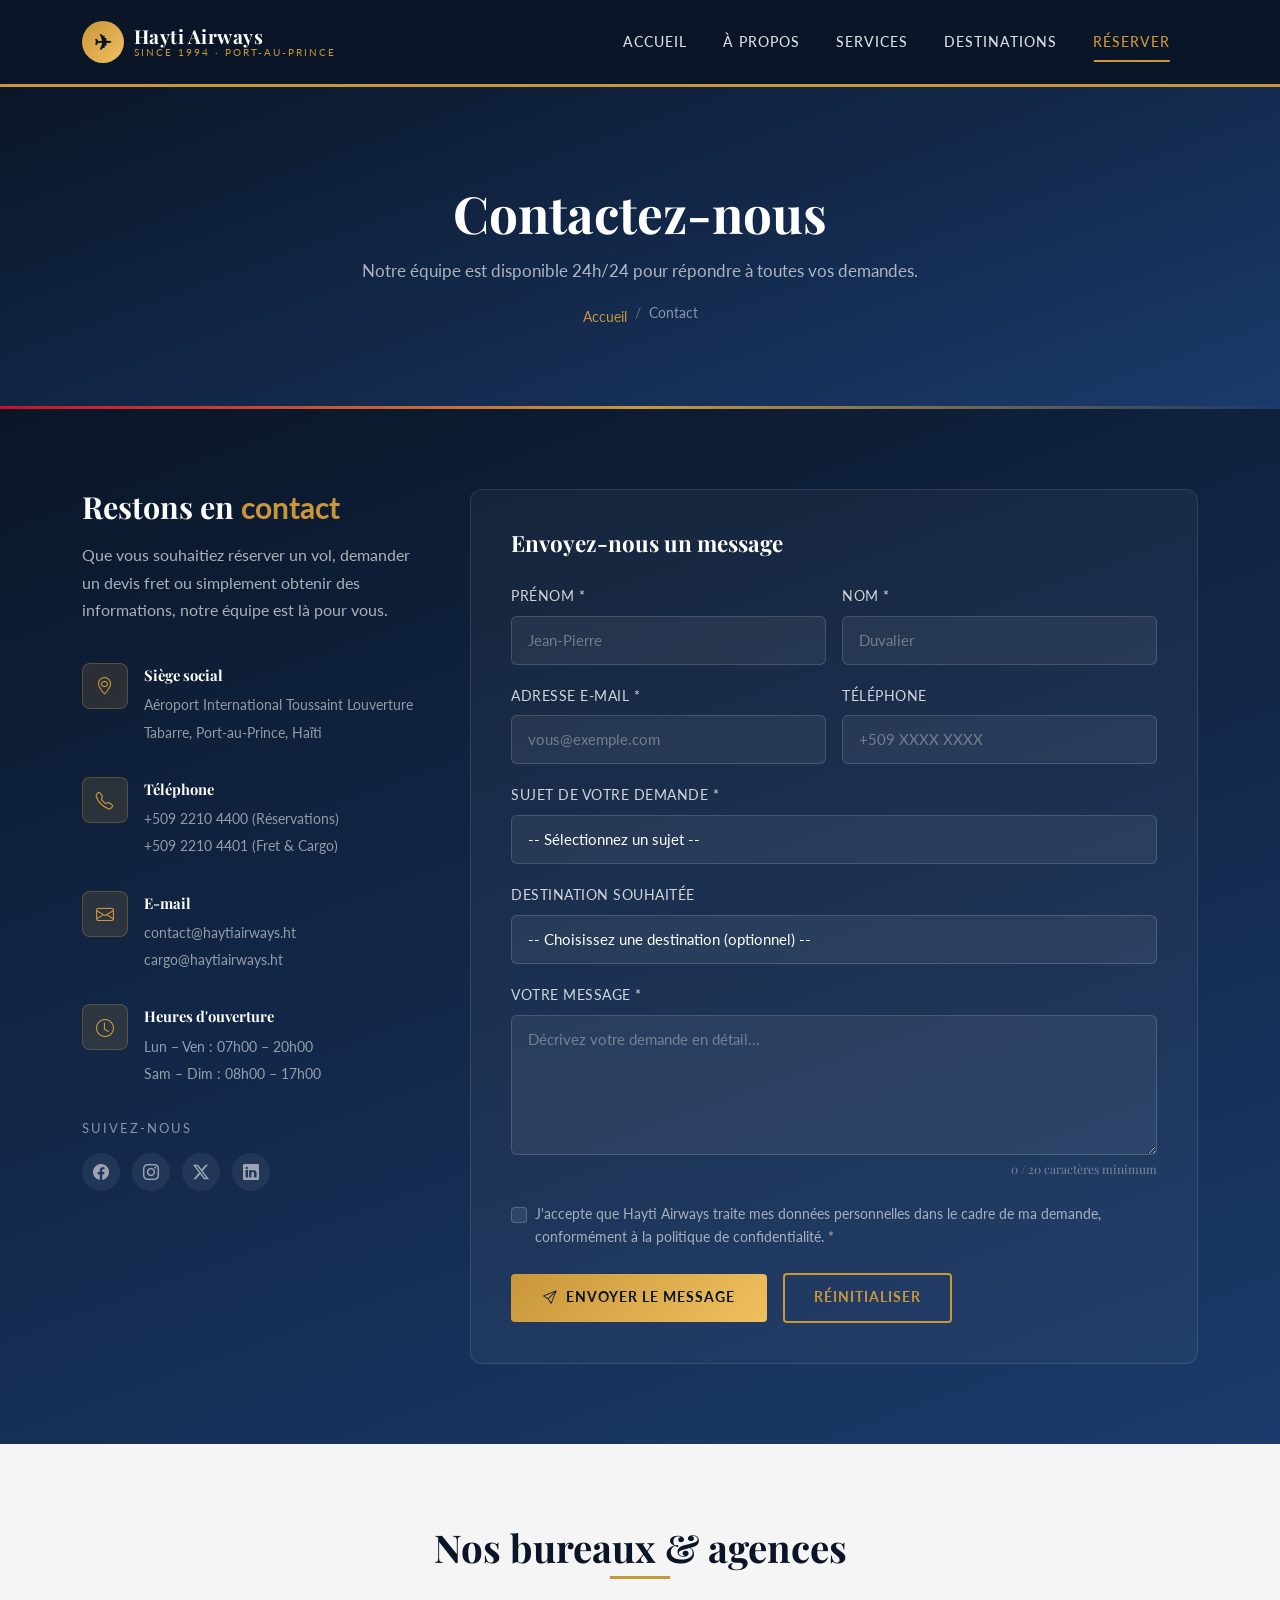
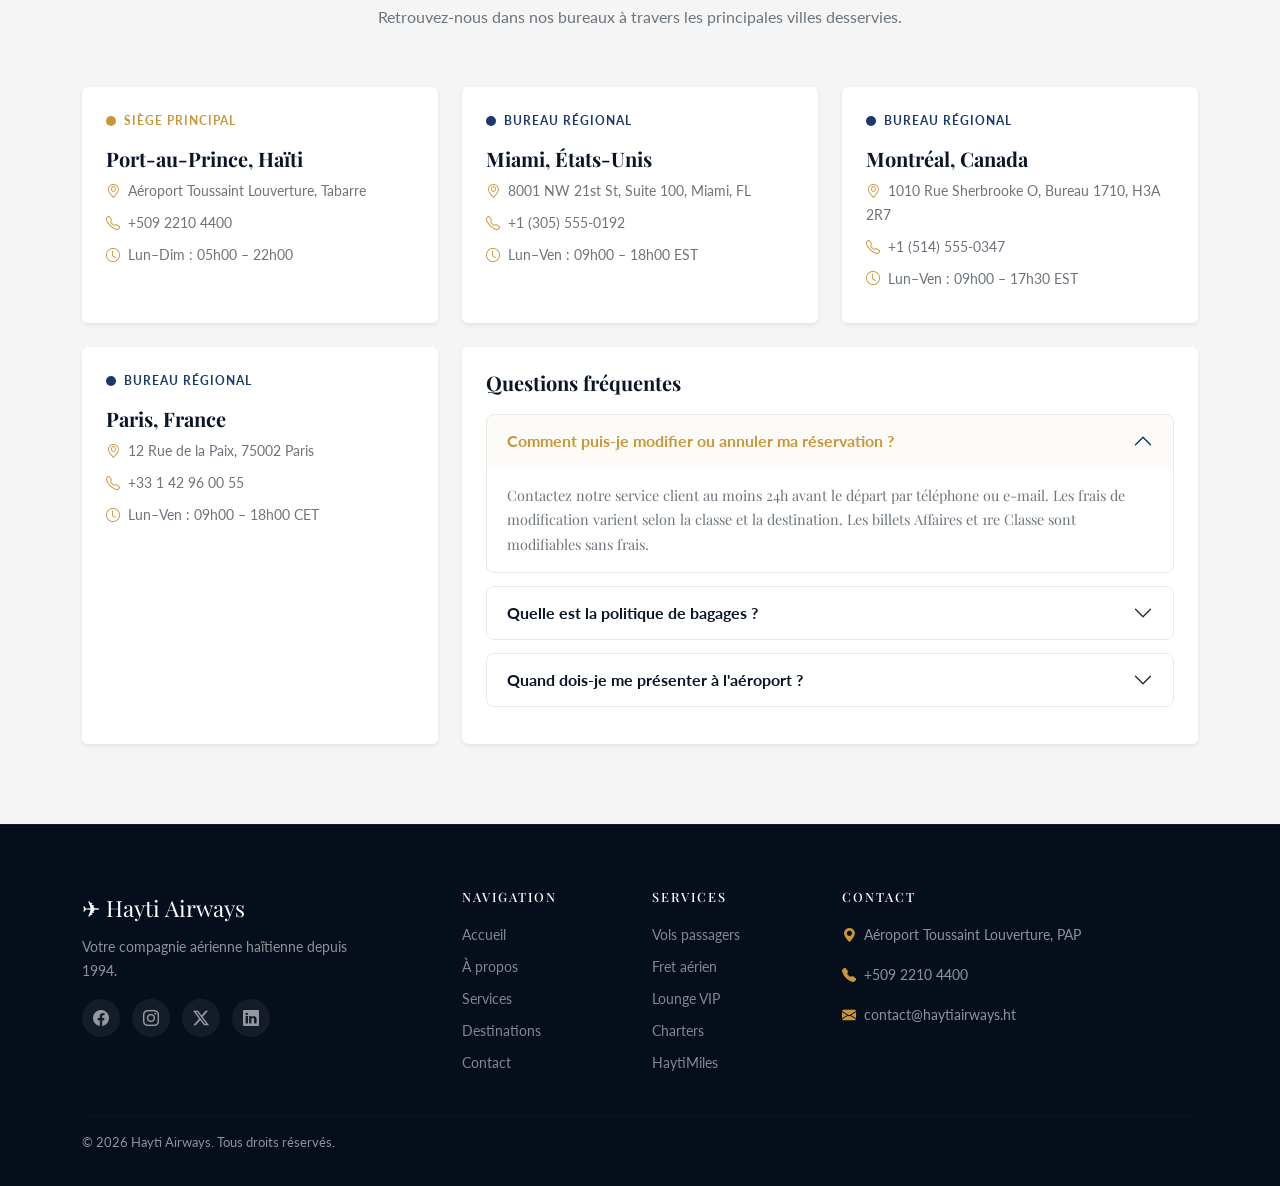
<file: contact.html>
<!DOCTYPE html>
<html lang="fr">
<head>
  <meta charset="UTF-8" />
  <meta name="viewport" content="width=device-width, initial-scale=1.0" />
  <meta name="description" content="Contactez Hayti Airways pour réserver un vol, obtenir un devis fret ou nous soumettre une question." />
  <title>Hayti Airways | Contact</title>

  <link href="https://cdn.jsdelivr.net/npm/bootstrap@5.3.3/dist/css/bootstrap.min.css" rel="stylesheet" />
  <link href="https://cdn.jsdelivr.net/npm/bootstrap-icons@1.11.3/font/bootstrap-icons.css" rel="stylesheet" />
  <link href="https://fonts.googleapis.com/css2?family=Playfair+Display:wght@400;700;900&family=Lato:wght@300;400;700&display=swap" rel="stylesheet" />
  <link rel="stylesheet" href="css/style.css" />
</head>
<body>

  <!-- ========== NAVIGATION ========== -->
  <nav class="navbar navbar-expand-lg">
    <div class="container">
      <a class="navbar-brand" href="index.html">
        <div class="brand-logo">✈</div>
        <div class="brand-text">
          <span class="brand-name">Hayti Airways</span>
          <span class="brand-sub">Since 1994 · Port-au-Prince</span>
        </div>
      </a>
      <button class="navbar-toggler" type="button"
              data-bs-toggle="collapse" data-bs-target="#navMenu"
              aria-controls="navMenu" aria-expanded="false" aria-label="Ouvrir le menu">
        <span class="navbar-toggler-icon"></span>
      </button>
      <div class="collapse navbar-collapse justify-content-end" id="navMenu">
        <ul class="navbar-nav gap-1 align-items-lg-center">
          <li class="nav-item"><a class="nav-link" href="index.html">Accueil</a></li>
          <li class="nav-item"><a class="nav-link" href="apropos.html">À propos</a></li>
          <li class="nav-item"><a class="nav-link" href="services.html">Services</a></li>
          <li class="nav-item"><a class="nav-link" href="projets.html">Destinations</a></li>
          <li class= "d-flex flex-wrap gap-3"><a class="nav-link active" href="contact.html">Réserver</a></li>
          <li class="nav-item ms-lg-2">
          </li>
        </ul>
      </div>
    </div>
  </nav>


  <!-- ========== BANNIÈRE ========== -->
  <section class="page-banner">
    <div class="container">
      <h1>Contactez-nous</h1>
      <p>Notre équipe est disponible 24h/24 pour répondre à toutes vos demandes.</p>
      <nav aria-label="breadcrumb">
        <ol class="breadcrumb">
          <li class="breadcrumb-item"><a href="index.html">Accueil</a></li>
          <li class="breadcrumb-item active" aria-current="page">Contact</li>
        </ol>
      </nav>
    </div>
  </section>


  <!-- ========== SECTION CONTACT PRINCIPALE ========== -->
  <section class="contact-section">
    <div class="container">
      <div class="row g-5">

        <!-- ---- Informations de contact ---- -->
        <div class="col-lg-4">
          <h2 style="color:var(--blanc); font-size:1.9rem; margin-bottom:1rem;">
            Restons en <span class="text-gold">contact</span>
          </h2>
          <p style="color:rgba(255,255,255,.65); margin-bottom:2.5rem;">
            Que vous souhaitiez réserver un vol, demander un devis fret ou
            simplement obtenir des informations, notre équipe est là pour vous.
          </p>

          <div class="contact-info-item">
            <div class="ci-icon"><i class="bi bi-geo-alt"></i></div>
            <div class="ci-text">
              <strong>Siège social</strong>
              <span>Aéroport International Toussaint Louverture<br>Tabarre, Port-au-Prince, Haïti</span>
            </div>
          </div>

          <div class="contact-info-item">
            <div class="ci-icon"><i class="bi bi-telephone"></i></div>
            <div class="ci-text">
              <strong>Téléphone</strong>
              <span>+509 2210 4400 (Réservations)<br>+509 2210 4401 (Fret & Cargo)</span>
            </div>
          </div>

          <div class="contact-info-item">
            <div class="ci-icon"><i class="bi bi-envelope"></i></div>
            <div class="ci-text">
              <strong>E-mail</strong>
              <span>contact@haytiairways.ht<br>cargo@haytiairways.ht</span>
            </div>
          </div>

          <div class="contact-info-item">
            <div class="ci-icon"><i class="bi bi-clock"></i></div>
            <div class="ci-text">
              <strong>Heures d'ouverture</strong>
              <span>Lun – Ven : 07h00 – 20h00<br>Sam – Dim : 08h00 – 17h00</span>
            </div>
          </div>

          <!-- Réseaux sociaux -->
          <div class="mt-4">
            <p style="font-size:.8rem; color:rgba(255,255,255,.5); text-transform:uppercase; letter-spacing:2px; margin-bottom:.8rem;">
              Suivez-nous
            </p>
            <div class="social-links">
              <a href="#" aria-label="Facebook"><i class="bi bi-facebook"></i></a>
              <a href="#" aria-label="Instagram"><i class="bi bi-instagram"></i></a>
              <a href="#" aria-label="Twitter/X"><i class="bi bi-twitter-x"></i></a>
              <a href="#" aria-label="LinkedIn"><i class="bi bi-linkedin"></i></a>
            </div>
          </div>

        </div><!-- /col infos -->


        <!-- ---- Formulaire de contact ---- -->
        <div class="col-lg-8">
          <div class="contact-card">
            <h3 style="color:var(--blanc); font-size:1.4rem; margin-bottom:1.5rem;">
              Envoyez-nous un message
            </h3>

            <!--
              NOTE : Il s'agit d'un formulaire HTML statique (démo).
              Pour un traitement réel, connectez-le à un service backend
              (ex. Formspree, Netlify Forms, ou votre propre API).
            -->
            <form action="#" method="POST" novalidate>

              <!-- Ligne 1 : Prénom + Nom -->
              <div class="row g-3 mb-3">
                <div class="col-sm-6">
                  <label for="prenom" class="form-label">Prénom *</label>
                  <input type="text" class="form-control" id="prenom" name="prenom"
                         placeholder="Jean-Pierre" required />
                </div>
                <div class="col-sm-6">
                  <label for="nom" class="form-label">Nom *</label>
                  <input type="text" class="form-control" id="nom" name="nom"
                         placeholder="Duvalier" required />
                </div>
              </div>

              <!-- Ligne 2 : Email + Téléphone -->
              <div class="row g-3 mb-3">
                <div class="col-sm-6">
                  <label for="email" class="form-label">Adresse e-mail *</label>
                  <input type="email" class="form-control" id="email" name="email"
                         placeholder="vous@exemple.com" required />
                </div>
                <div class="col-sm-6">
                  <label for="tel" class="form-label">Téléphone</label>
                  <input type="tel" class="form-control" id="tel" name="tel"
                         placeholder="+509 XXXX XXXX" />
                </div>
              </div>

              <!-- Sujet -->
              <div class="mb-3">
                <label for="sujet" class="form-label">Sujet de votre demande *</label>
                <select class="form-select" id="sujet" name="sujet" required>
                  <option value="" disabled selected>-- Sélectionnez un sujet --</option>
                  <option value="reservation">Réservation de vol</option>
                  <option value="fret">Demande fret & cargo</option>
                  <option value="charter">Affrètement / Charter</option>
                  <option value="haytimiles">Programme HaytiMiles</option>
                  <option value="reclamation">Réclamation</option>
                  <option value="partenariat">Partenariat commercial</option>
                  <option value="autre">Autre demande</option>
                </select>
              </div>

              <!-- Destination (si réservation) -->
              <div class="mb-3">
                <label for="destination" class="form-label">Destination souhaitée</label>
                <select class="form-select" id="destination" name="destination">
                  <option value="" selected>-- Choisissez une destination (optionnel) --</option>
                  <optgroup label="Caraïbes">
                    <option value="SDQ">Santo Domingo, RD</option>
                    <option value="HAV">La Havane, Cuba</option>
                    <option value="KIN">Kingston, Jamaïque</option>
                    <option value="PTP">Pointe-à-Pitre, Guadeloupe</option>
                    <option value="FDF">Fort-de-France, Martinique</option>
                    <option value="PUJ">Punta Cana, RD</option>
                  </optgroup>
                  <optgroup label="Amérique du Nord">
                    <option value="MIA">Miami, USA</option>
                    <option value="JFK">New York, USA</option>
                    <option value="YUL">Montréal, Canada</option>
                  </optgroup>
                  <optgroup label="Europe">
                    <option value="CDG">Paris, France</option>
                  </optgroup>
                </select>
              </div>

              <!-- Message -->
              <div class="mb-4">
                <label for="message" class="form-label">Votre message *</label>
                <textarea class="form-control" id="message" name="message" rows="5"
                          placeholder="Décrivez votre demande en détail..." required></textarea>
              </div>

              <!-- Consentement RGPD -->
              <div class="mb-4">
                <div class="form-check">
                  <input class="form-check-input" type="checkbox" id="rgpd" name="rgpd" required
                         style="background:rgba(255,255,255,.08);border-color:rgba(255,255,255,.2);" />
                  <label class="form-check-label" for="rgpd"
                         style="font-size:.85rem; color:rgba(255,255,255,.6);">
                    J'accepte que Hayti Airways traite mes données personnelles dans le cadre
                    de ma demande, conformément à la politique de confidentialité. *
                  </label>
                </div>
              </div>

              <!-- Bouton d'envoi -->
              <div class="d-flex flex-wrap gap-3 align-items-center">
                <button type="submit" class="btn-gold">
                  <i class="bi bi-send me-2"></i>Envoyer le message
                </button>
                <button type="reset" class="btn-outline-gold">
                  Réinitialiser
                </button>
              </div>

            </form>

          </div><!-- /contact-card -->
        </div><!-- /col formulaire -->

      </div><!-- /row -->
    </div>
  </section><!-- /contact principale -->


  <!--  AGENCES & BUREAUX  -->
  <section class="section-pad section-light">
    <div class="container">
      <div class="section-title">
        <h2>Nos bureaux & agences</h2>
        <p>Retrouvez-nous dans nos bureaux à travers les principales villes desservies.</p>
      </div>

      <div class="row g-4">

        <!-- Siège principal -->
        <div class="col-md-6 col-lg-4">
          <div class="card h-100 border-0 shadow-sm">
            <div class="card-body p-4">
              <div class="d-flex align-items-center gap-2 mb-3">
                <div style="width:10px;height:10px;background:var(--or-caraibe);border-radius:50%;"></div>
                <span style="font-size:.75rem; color:var(--or-caraibe); text-transform:uppercase; letter-spacing:1px; font-weight:700;">Siège principal</span>
              </div>
              <h5 style="color:var(--bleu-nuit);">Port-au-Prince, Haïti</h5>
              <p style="font-size:.88rem; color:var(--gris-texte); margin-bottom:.5rem;">
                <i class="bi bi-geo-alt text-gold me-1"></i>
                Aéroport Toussaint Louverture, Tabarre
              </p>
              <p style="font-size:.88rem; color:var(--gris-texte); margin-bottom:.5rem;">
                <i class="bi bi-telephone text-gold me-1"></i>
                +509 2210 4400
              </p>
              <p style="font-size:.88rem; color:var(--gris-texte); margin-bottom:.5rem;">
                <i class="bi bi-clock text-gold me-1"></i>
                Lun–Dim : 05h00 – 22h00
              </p>
            </div>
          </div>
        </div>

        <!-- Bureau Miami -->
        <div class="col-md-6 col-lg-4">
          <div class="card h-100 border-0 shadow-sm">
            <div class="card-body p-4">
              <div class="d-flex align-items-center gap-2 mb-3">
                <div style="width:10px;height:10px;background:var(--bleu-roi);border-radius:50%;"></div>
                <span style="font-size:.75rem; color:var(--bleu-roi); text-transform:uppercase; letter-spacing:1px; font-weight:700;">Bureau régional</span>
              </div>
              <h5 style="color:var(--bleu-nuit);">Miami, États-Unis</h5>
              <p style="font-size:.88rem; color:var(--gris-texte); margin-bottom:.5rem;">
                <i class="bi bi-geo-alt text-gold me-1"></i>
                8001 NW 21st St, Suite 100, Miami, FL
              </p>
              <p style="font-size:.88rem; color:var(--gris-texte); margin-bottom:.5rem;">
                <i class="bi bi-telephone text-gold me-1"></i>
                +1 (305) 555-0192
              </p>
              <p style="font-size:.88rem; color:var(--gris-texte); margin-bottom:.5rem;">
                <i class="bi bi-clock text-gold me-1"></i>
                Lun–Ven : 09h00 – 18h00 EST
              </p>
            </div>
          </div>
        </div>

        <!-- Bureau Montréal -->
        <div class="col-md-6 col-lg-4">
          <div class="card h-100 border-0 shadow-sm">
            <div class="card-body p-4">
              <div class="d-flex align-items-center gap-2 mb-3">
                <div style="width:10px;height:10px;background:var(--bleu-roi);border-radius:50%;"></div>
                <span style="font-size:.75rem; color:var(--bleu-roi); text-transform:uppercase; letter-spacing:1px; font-weight:700;">Bureau régional</span>
              </div>
              <h5 style="color:var(--bleu-nuit);">Montréal, Canada</h5>
              <p style="font-size:.88rem; color:var(--gris-texte); margin-bottom:.5rem;">
                <i class="bi bi-geo-alt text-gold me-1"></i>
                1010 Rue Sherbrooke O, Bureau 1710, H3A 2R7
              </p>
              <p style="font-size:.88rem; color:var(--gris-texte); margin-bottom:.5rem;">
                <i class="bi bi-telephone text-gold me-1"></i>
                +1 (514) 555-0347
              </p>
              <p style="font-size:.88rem; color:var(--gris-texte); margin-bottom:.5rem;">
                <i class="bi bi-clock text-gold me-1"></i>
                Lun–Ven : 09h00 – 17h30 EST
              </p>
            </div>
          </div>
        </div>

        <!-- Bureau Paris -->
        <div class="col-md-6 col-lg-4">
          <div class="card h-100 border-0 shadow-sm">
            <div class="card-body p-4">
              <div class="d-flex align-items-center gap-2 mb-3">
                <div style="width:10px;height:10px;background:var(--bleu-roi);border-radius:50%;"></div>
                <span style="font-size:.75rem; color:var(--bleu-roi); text-transform:uppercase; letter-spacing:1px; font-weight:700;">Bureau régional</span>
              </div>
              <h5 style="color:var(--bleu-nuit);">Paris, France</h5>
              <p style="font-size:.88rem; color:var(--gris-texte); margin-bottom:.5rem;">
                <i class="bi bi-geo-alt text-gold me-1"></i>
                12 Rue de la Paix, 75002 Paris
              </p>
              <p style="font-size:.88rem; color:var(--gris-texte); margin-bottom:.5rem;">
                <i class="bi bi-telephone text-gold me-1"></i>
                +33 1 42 96 00 55
              </p>
              <p style="font-size:.88rem; color:var(--gris-texte); margin-bottom:.5rem;">
                <i class="bi bi-clock text-gold me-1"></i>
                Lun–Ven : 09h00 – 18h00 CET
              </p>
            </div>
          </div>
        </div>

        <!-- FAQ rapide -->
        <div class="col-md-6 col-lg-8">
          <div class="card h-100 border-0 shadow-sm">
            <div class="card-body p-4">
              <h5 style="color:var(--bleu-nuit); margin-bottom:1.2rem;">Questions fréquentes</h5>
              <div class="accordion" id="accordionFaq">

                <div class="accordion-item">
                  <h2 class="accordion-header">
                    <button class="accordion-button" type="button" data-bs-toggle="collapse" data-bs-target="#faq1">
                      Comment puis-je modifier ou annuler ma réservation ?
                    </button>
                  </h2>
                  <div id="faq1" class="accordion-collapse collapse show" data-bs-parent="#accordionFaq">
                    <div class="accordion-body" style="font-size:.9rem; color:var(--gris-texte);">
                      Contactez notre service client au moins 24h avant le départ par téléphone
                      ou e-mail. Les frais de modification varient selon la classe et la destination.
                      Les billets Affaires et 1re Classe sont modifiables sans frais.
                    </div>
                  </div>
                </div>

                <div class="accordion-item">
                  <h2 class="accordion-header">
                    <button class="accordion-button collapsed" type="button" data-bs-toggle="collapse" data-bs-target="#faq2">
                      Quelle est la politique de bagages ?
                    </button>
                  </h2>
                  <div id="faq2" class="accordion-collapse collapse" data-bs-parent="#accordionFaq">
                    <div class="accordion-body" style="font-size:.9rem; color:var(--gris-texte);">
                      Économique : 1 bagage en soute (23 kg) + 1 bagage cabine (10 kg).
                      Affaires : 2 bagages en soute (32 kg chacun) + 1 cabine.
                      1re Classe : 3 bagages (32 kg) + 1 cabine prioritaire.
                    </div>
                  </div>
                </div>

                <div class="accordion-item">
                  <h2 class="accordion-header">
                    <button class="accordion-button collapsed" type="button" data-bs-toggle="collapse" data-bs-target="#faq3">
                      Quand dois-je me présenter à l'aéroport ?
                    </button>
                  </h2>
                  <div id="faq3" class="accordion-collapse collapse" data-bs-parent="#accordionFaq">
                    <div class="accordion-body" style="font-size:.9rem; color:var(--gris-texte);">
                      Nous recommandons 2h30 avant le départ pour les vols régionaux et 3h30
                      pour les vols intercontinentaux. L'enregistrement en ligne est disponible
                      jusqu'à 24h avant le départ sur notre site.
                    </div>
                  </div>
                </div>

              </div>
            </div>
          </div>
        </div>

      </div><!-- /row agences -->
    </div>
  </section><!-- /agences -->


  <!-- ========== PIED DE PAGE ========== -->
  <footer>
    <div class="container">
      <div class="row g-4">
        <div class="col-lg-4 col-md-6">
          <div class="footer-brand">✈ Hayti Airways</div>
          <p style="font-size:0.88rem; max-width:280px;">Votre compagnie aérienne haïtienne depuis 1994.</p>
          <div class="social-links mt-3">
            <a href="#" aria-label="Facebook"><i class="bi bi-facebook"></i></a>
            <a href="#" aria-label="Instagram"><i class="bi bi-instagram"></i></a>
            <a href="#" aria-label="Twitter/X"><i class="bi bi-twitter-x"></i></a>
            <a href="#" aria-label="LinkedIn"><i class="bi bi-linkedin"></i></a>
          </div>
        </div>
        <div class="col-lg-2 col-md-3 col-6">
          <h6>Navigation</h6>
          <a href="index.html">Accueil</a>
          <a href="apropos.html">À propos</a>
          <a href="services.html">Services</a>
          <a href="projets.html">Destinations</a>
          <a href="contact.html">Contact</a>
        </div>
        <div class="col-lg-2 col-md-3 col-6">
          <h6>Services</h6>
          <a href="services.html">Vols passagers</a>
          <a href="services.html">Fret aérien</a>
          <a href="services.html">Lounge VIP</a>
          <a href="services.html">Charters</a>
          <a href="services.html">HaytiMiles</a>
        </div>
        <div class="col-lg-4 col-md-6">
          <h6>Contact</h6>
          <p style="font-size:.88rem;"><i class="bi bi-geo-alt-fill text-gold me-2"></i>Aéroport Toussaint Louverture, PAP</p>
          <p style="font-size:.88rem;"><i class="bi bi-telephone-fill text-gold me-2"></i>+509 2210 4400</p>
          <p style="font-size:.88rem;"><i class="bi bi-envelope-fill text-gold me-2"></i>contact@haytiairways.ht</p>
        </div>
      </div>
      <hr class="footer-divider" />
      <div class="footer-bottom">
        <span>© 2026 Hayti Airways. Tous droits réservés.</span>
      </div>
    </div>
  </footer>

  <script src="https://cdn.jsdelivr.net/npm/bootstrap@5.3.3/dist/js/bootstrap.bundle.min.js"></script>
  <!-- Script principal Hayti Airways -->
  <script src="js/main.js"></script>
</body>
</html>
</file>
<file: css/style.css>
/* ============================================================
   Hayti Airways — Feuille de css principale
   Auteur  : Projet Examen Intra — Université Quisqueya 2025-2026
   Thème   : Compagnie aérienne haïtienne
   ============================================================ */

/* ---------- Variables globales ---------- */
:root {
  --bleu-nuit:    #0A1628;   /* arrière-plan sombre principal */
  --bleu-roi:     #1B3A6B;   /* bleu secondaire */
  --or-caraibe:   #C9973A;   /* accent doré caribéen */
  --or-clair:     #F0C060;   /* or lumineux hover */
  --rouge-haiti:  #C8102E;   /* rouge drapeau haïtien */
  --blanc:        #FFFFFF;
  --gris-clair:   #F5F5F5;
  --gris-texte:   #6C757D;
  --transition:   0.35s ease;
}

/* ---------- Reset & typographie ---------- */
* {
  margin: 0;
  padding: 0;
  box-sizing: border-box;
}

body {
  font-family: 'Playfair Display', Georgia, serif; /* police élégante */
  background-color: var(--blanc);
  color: var(--bleu-nuit);
  line-height: 1.7;
}

h1, h2, h3, h4, h5 {
  font-family: 'Playfair Display', serif;
  font-weight: 700;
}

p, li, a, span, td, th, label, input, textarea, select, button {
  font-family: 'Lato', 'Segoe UI', sans-serif;
}

/* ---------- Barre de navigation ---------- */
.navbar {
  background-color: var(--bleu-nuit) !important;
  padding: 1rem 2rem;
  border-bottom: 3px solid var(--or-caraibe);
  position: sticky;
  top: 0;
  z-index: 1000;
  transition: box-shadow var(--transition);
}

.navbar-brand {
  display: flex;
  align-items: center;
  gap: 0.6rem;
}

.navbar-brand .brand-logo {
  width: 42px;
  height: 42px;
  background: linear-gradient(135deg, var(--or-caraibe), var(--or-clair));
  border-radius: 50%;
  display: flex;
  align-items: center;
  justify-content: center;
  font-size: 1.3rem;
  color: var(--bleu-nuit);
  font-weight: 900;
  flex-shrink: 0;
}

.navbar-brand .brand-text {
  display: flex;
  flex-direction: column;
  line-height: 1.1;
}

.navbar-brand .brand-name {
  font-family: 'Playfair Display', serif;
  font-size: 1.2rem;
  font-weight: 700;
  color: var(--blanc);
  letter-spacing: 0.5px;
}

.navbar-brand .brand-sub {
  font-size: 0.65rem;
  color: var(--or-caraibe);
  letter-spacing: 2px;
  text-transform: uppercase;
}

.navbar-toggler {
  border-color: var(--or-caraibe) !important;
}

.navbar-toggler-icon {
  background-image: url("data:image/svg+xml,%3Csvg xmlns='http://www.w3.org/2000/svg' viewBox='0 0 30 30'%3E%3Cpath stroke='%23C9973A' stroke-width='2' d='M4 7h22M4 15h22M4 23h22'/%3E%3C/svg%3E") !important;
}

.nav-link {
  color: rgba(255,255,255,0.85) !important;
  font-size: 0.9rem;
  letter-spacing: 1px;
  text-transform: uppercase;
  font-weight: 500;
  padding: 0.5rem 1rem !important;
  position: relative;
  transition: color var(--transition);
}

.nav-link::after {
  content: '';
  position: absolute;
  bottom: 0;
  left: 50%;
  transform: translateX(-50%);
  width: 0;
  height: 2px;
  background-color: var(--or-caraibe);
  transition: width var(--transition);
}

.nav-link:hover::after,
.nav-link.active::after {
  width: 70%;
}

.nav-link:hover,
.nav-link.active {
  color: var(--or-caraibe) !important;
}

/* ---------- Boutons ---------- */
.btn-gold {
  background: linear-gradient(135deg, var(--or-caraibe), var(--or-clair));
  color: var(--bleu-nuit);
  font-weight: 700;
  border: none;
  padding: 0.75rem 2rem;
  border-radius: 4px;
  letter-spacing: 1px;
  text-transform: uppercase;
  font-size: 0.85rem;
  transition: transform var(--transition), box-shadow var(--transition), filter var(--transition);
  display: inline-block;
  text-decoration: none;
}

.btn-gold:hover {
  filter: brightness(1.15);
  transform: translateY(-2px);
  box-shadow: 0 8px 20px rgba(201,151,58,0.4);
  color: var(--bleu-nuit);
}

.btn-outline-gold {
  background: transparent;
  color: var(--or-caraibe);
  border: 2px solid var(--or-caraibe);
  padding: 0.7rem 1.8rem;
  border-radius: 4px;
  letter-spacing: 1px;
  text-transform: uppercase;
  font-size: 0.85rem;
  font-weight: 700;
  transition: all var(--transition);
  display: inline-block;
  text-decoration: none;
}

.btn-outline-gold:hover {
  background: var(--or-caraibe);
  color: var(--bleu-nuit);
  transform: translateY(-2px);
}

/* ---------- Section titre générique ---------- */
.section-title {
  text-align: center;
  margin-bottom: 3.5rem;
}

.section-title h2 {
  font-size: 2.4rem;
  color: var(--bleu-nuit);
  position: relative;
  display: inline-block;
  padding-bottom: 0.6rem;
}

.section-title h2::after {
  content: '';
  position: absolute;
  bottom: 0;
  left: 50%;
  transform: translateX(-50%);
  width: 60px;
  height: 3px;
  background: var(--or-caraibe);
}

.section-title p {
  color: var(--gris-texte);
  max-width: 600px;
  margin: 1rem auto 0;
}

/* ---------- Hero banner (page Accueil) ---------- */
.hero {
  min-height: 92vh;
  background: linear-gradient(160deg, var(--bleu-nuit) 0%, var(--bleu-nuit) 60%, #153c80 100%);
  display: flex;
  align-items: center;
  position: relative;
  overflow: hidden;
  padding: 5rem 0 3rem;
}

/* Motif géométrique décoratif */
.hero::before {
  content: '';
  position: absolute;
  top: -80px;
  right: -80px;
  width: 500px;
  height: 500px;
  border-radius: 50%;
  background: radial-gradient(circle, rgba(201,151,58,0.12) 0%, transparent 70%);
  pointer-events: none;
}

.hero::after {
  content: '';
  position: absolute;
  bottom: -120px;
  left: -100px;
  width: 600px;
  height: 600px;
  border-radius: 50%;
  background: radial-gradient(circle, rgba(200,16,46,0.08) 0%, transparent 70%);
  pointer-events: none;
}

.hero-badge {
  display: inline-block;
  background: rgba(201,151,58,0.15);
  border: 1px solid rgba(201,151,58,0.4);
  color: var(--or-caraibe);
  font-size: 0.75rem;
  letter-spacing: 3px;
  text-transform: uppercase;
  padding: 0.4rem 1rem;
  border-radius: 20px;
  margin-bottom: 1.5rem;
}

.hero h1 {
  font-size: clamp(2.5rem, 6vw, 4.5rem);
  color: var(--blanc);
  line-height: 1.1;
  margin-bottom: 1.5rem;
}

.hero h1 .accent {
  color: var(--or-caraibe);
}

.hero p.lead {
  color: rgba(255,255,255,0.75);
  font-size: 1.15rem;
  max-width: 550px;
  margin-bottom: 2.5rem;
}

.hero-plane-icon {
  font-size: clamp(6rem, 14vw, 11rem);
  opacity: 0.40;
  position: absolute;
  right: 5%;
  top: 50%;
  transform: translateY(-50%) rotate(-20deg);
  color: var(--blanc); 
  pointer-events: none;
  line-height: 1;
}

/* Stats rapides sous le hero */
.hero-stats {
  background: rgba(255,255,255,0.05);
  border-top: 1px solid rgba(255,255,255,0.1);
  padding: 2rem 0 1.5rem;
}

.hero-stats .stat-item {
  text-align: center;
  padding: 0.5rem 1rem;
  border-right: 1px solid rgba(255,255,255,0.1);
}

.hero-stats .stat-item:last-child {
  border-right: none;
}

.hero-stats .stat-number {
  font-family: 'Playfair Display', serif;
  font-size: 2rem;
  font-weight: 700;
  color: var(--or-caraibe);
  line-height: 1;
}

.hero-stats .stat-label {
  font-size: 0.78rem;
  color: rgba(255,255,255,0.6);
  text-transform: uppercase;
  letter-spacing: 1px;
  margin-top: 0.3rem;
}

/* ---------- Carrousel ---------- */
#carouselHayti .carousel-item img {
  height: 480px;
  object-fit: cover;
  filter: brightness(0.65);
}

#carouselHayti .carousel-caption {
  background: linear-gradient(transparent, rgba(10,22,40,0.85));
  padding: 2rem;
  bottom: 0;
  left: 0;
  right: 0;
  text-align: left;
}

#carouselHayti .carousel-caption h5 {
  font-family: 'Playfair Display', serif;
  font-size: 1.8rem;
  color: var(--blanc);
  margin-bottom: 0.3rem;
}

#carouselHayti .carousel-caption p {
  color: rgba(255,255,255,0.8);
  font-size: 0.95rem;
}

#carouselHayti .carousel-indicators [data-bs-target] {
  background-color: var(--or-caraibe);
  width: 30px;
  height: 3px;
  border-radius: 0;
}

#carouselHayti .carousel-control-prev-icon,
#carouselHayti .carousel-control-next-icon {
  background-color: rgba(201,151,58,0.5);
  border-radius: 50%;
  padding: 1.2rem;
  background-size: 50%;
}

/* ---------- Cartes de services ---------- */
.service-card {
  background: var(--blanc);
  border: 1px solid #e8e8e8;
  border-radius: 8px;
  padding: 2.5rem 2rem;
  text-align: center;
  transition: all var(--transition);
  height: 100%;
  position: relative;
  overflow: hidden;
}

.service-card::before {
  content: '';
  position: absolute;
  bottom: 0;
  left: 0;
  width: 0;
  height: 3px;
  background: linear-gradient(90deg, var(--or-caraibe), var(--rouge-haiti));
  transition: width var(--transition);
}

.service-card:hover::before {
  width: 100%;
}

.service-card:hover {
  transform: translateY(-6px);
  box-shadow: 0 20px 40px rgba(10,22,40,0.12);
}

.service-card .icon-wrap {
  width: 70px;
  height: 70px;
  background: linear-gradient(135deg, var(--bleu-nuit), var(--bleu-roi));
  border-radius: 50%;
  display: flex;
  align-items: center;
  justify-content: center;
  margin: 0 auto 1.5rem;
  font-size: 1.8rem;
  color: var(--or-caraibe);
  transition: transform var(--transition);
}

.service-card:hover .icon-wrap {
  transform: scale(1.1) rotate(5deg);
}

.service-card h5 {
  color: var(--bleu-nuit);
  font-size: 1.15rem;
  margin-bottom: 0.8rem;
}

.service-card p {
  color: var(--gris-texte);
  font-size: 0.92rem;
}

/* ---------- À propos — section valeurs ---------- */
.value-item {
  display: flex;
  gap: 1rem;
  margin-bottom: 1.8rem;
}

.value-item .val-icon {
  width: 48px;
  height: 48px;
  background: linear-gradient(135deg, var(--or-caraibe), var(--or-clair));
  border-radius: 8px;
  display: flex;
  align-items: center;
  justify-content: center;
  font-size: 1.3rem;
  flex-shrink: 0;
  color: var(--bleu-nuit);
}

.value-item h6 {
  font-size: 1rem;
  color: var(--bleu-nuit);
  margin-bottom: 0.2rem;
}

.value-item p {
  font-size: 0.88rem;
  color: var(--gris-texte);
  margin: 0;
}

/* ---------- Carte équipe ---------- */
.team-card {
  background: var(--blanc);
  border-radius: 8px;
  overflow: hidden;
  box-shadow: 0 4px 20px rgba(0,0,0,0.08);
  transition: transform var(--transition), box-shadow var(--transition);
  text-align: center;
}

.team-card:hover {
  transform: translateY(-5px);
  box-shadow: 0 12px 30px rgba(0,0,0,0.14);
}

.team-card .team-avatar {
  width: 100%;
  height: 220px;
  object-fit: cover;
  display: block;
}

.team-avatar-placeholder {
  width: 100%;
  height: 220px;
  display: flex;
  align-items: center;
  justify-content: center;
  font-size: 4rem;
  color: var(--or-caraibe);
}

.team-card .card-body {
  padding: 1.5rem;
}

.team-card h6 {
  font-size: 1.05rem;
  background-color: #f2f4f7;
  color: var(--bleu-nuit);
  margin-bottom: 0.2rem;
}

.team-card .role {
  font-size: 0.8rem;
  color: var(--or-caraibe);
  text-transform: uppercase;
  letter-spacing: 1px;
}

/* ---------- Projets / Destinations ---------- */
.destination-card {
  border-radius: 10px;
  overflow: hidden;
  position: relative;
  cursor: pointer;
}

.destination-card .dest-img {
  width: 100%;
  height: 260px;
  object-fit: cover;
  transition: transform 0.5s ease;
  display: block;
}

.dest-placeholder {
  width: 100%;
  height: 260px;
  display: flex;
  align-items: center;
  justify-content: center;
  font-size: 4rem;
  transition: transform 0.5s ease;
}

.destination-card:hover .dest-img,
.destination-card:hover .dest-placeholder {
  transform: scale(1.06);
}

.destination-card .dest-overlay {
  position: absolute;
  bottom: 0;
  left: 0;
  right: 0;
  background: linear-gradient(transparent, rgba(10,22,40,0.92));
  padding: 2rem 1.5rem 1.5rem;
  color: var(--blanc);
  transition: padding var(--transition);
}

.destination-card:hover .dest-overlay {
  padding-bottom: 2rem;
}

.destination-card .dest-overlay h5 {
  font-size: 1.25rem;
  margin-bottom: 0.2rem;
  color: var(--blanc);
}

.destination-card .dest-overlay .price-tag {
  background: var(--or-caraibe);
  color: var(--bleu-nuit);
  font-weight: 700;
  font-size: 0.85rem;
  padding: 0.2rem 0.8rem;
  border-radius: 20px;
  display: inline-block;
  margin-top: 0.4rem;
}

.badge-tag {
  position: absolute;
  top: 1rem;
  right: 1rem;
  background: var(--rouge-haiti);
  color: var(--blanc);
  font-size: 0.7rem;
  letter-spacing: 1px;
  text-transform: uppercase;
  padding: 0.3rem 0.8rem;
  border-radius: 20px;
  font-weight: 700;
}

/* ---------- Formulaire de contact ---------- */
.contact-section {
  background: linear-gradient(160deg, var(--bleu-nuit) 0%, var(--bleu-roi) 100%);
  padding: 5rem 0;
  color: var(--blanc);
}

.contact-card {
  background: rgba(255,255,255,0.04);
  border: 1px solid rgba(255,255,255,0.1);
  border-radius: 12px;
  padding: 2.5rem;
}

.contact-card .form-label {
  color: rgba(255,255,255,0.8);
  font-size: 0.88rem;
  letter-spacing: 0.5px;
  text-transform: uppercase;
}

.contact-card .form-control,
.contact-card .form-select {
  background: rgba(255,255,255,0.06);
  border: 1px solid rgba(255,255,255,0.15);
  color: var(--blanc);
  border-radius: 6px;
  padding: 0.75rem 1rem;
  font-size: 0.95rem;
  transition: border-color var(--transition);
}

.contact-card .form-control:focus,
.contact-card .form-select:focus {
  background: rgba(255,255,255,0.1);
  border-color: var(--or-caraibe);
  box-shadow: 0 0 0 3px rgba(201,151,58,0.15);
  color: var(--blanc);
  outline: none;
}

.contact-card .form-control::placeholder {
  color: rgba(255,255,255,0.35);
}

.contact-card .form-select option {
  background: var(--bleu-nuit);
  color: var(--blanc);
}

.contact-info-item {
  display: flex;
  align-items: flex-start;
  gap: 1rem;
  margin-bottom: 2rem;
}

.contact-info-item .ci-icon {
  width: 46px;
  height: 46px;
  background: rgba(201,151,58,0.15);
  border: 1px solid rgba(201,151,58,0.3);
  border-radius: 8px;
  display: flex;
  align-items: center;
  justify-content: center;
  font-size: 1.1rem;
  color: var(--or-caraibe);
  flex-shrink: 0;
}

.contact-info-item .ci-text strong {
  display: block;
  color: var(--blanc);
  font-size: 0.92rem;
  margin-bottom: 0.15rem;
}

.contact-info-item .ci-text span {
  color: rgba(255,255,255,0.55);
  font-size: 0.88rem;
}

/* ---------- Section bleue (fond alternatif) ---------- */
.section-dark {
  background: var(--bleu-nuit);
  color: var(--blanc);
  padding: 5rem 0;
}

.section-dark .section-title h2 {
  color: var(--blanc);
}

/* ---------- Pied de page ---------- */
footer {
  background: #060E1C;
  color: rgba(255,255,255,0.55);
  padding: 4rem 0 2rem;
  border-top: 1px solid rgba(255,255,255,0.06);
}

footer h6 {
  color: var(--blanc);
  text-transform: uppercase;
  letter-spacing: 2px;
  font-size: 0.8rem;
  margin-bottom: 1.2rem;
}

footer a {
  color: rgba(255,255,255,0.5);
  text-decoration: none;
  font-size: 0.88rem;
  display: block;
  margin-bottom: 0.5rem;
  transition: color var(--transition);
}

footer a:hover {
  color: var(--or-caraibe);
}

footer .footer-brand {
  font-family: 'Playfair Display', serif;
  font-size: 1.4rem;
  color: var(--blanc);
  margin-bottom: 0.5rem;
}

footer .footer-divider {
  border-color: rgba(255,255,255,0.08);
  margin: 2rem 0 1rem;
}

footer .footer-bottom {
  display: flex;
  justify-content: space-between;
  align-items: center;
  flex-wrap: wrap;
  gap: 0.5rem;
  font-size: 0.8rem;
}

.social-links a {
  display: inline-flex;
  width: 38px;
  height: 38px;
  background: rgba(255,255,255,0.06);
  border-radius: 50%;
  align-items: center;
  justify-content: center;
  margin-right: 0.5rem;
  font-size: 1rem;
  transition: background var(--transition), color var(--transition);
  color: rgba(255,255,255,0.55) !important;
}

.social-links a:hover {
  background: var(--or-caraibe);
  color: var(--bleu-nuit) !important;
}

/* ---------- Bannière interne (pages intérieures) ---------- */
.page-banner {
  background: linear-gradient(160deg, var(--bleu-nuit) 0%, var(--bleu-roi) 100%);
  padding: 6rem 0 4rem;
  text-align: center;
  position: relative;
  overflow: hidden;
}

.page-banner::after {
  content: '';
  position: absolute;
  bottom: -1px;
  left: 0;
  right: 0;
  height: 4px;
  background: linear-gradient(90deg, var(--rouge-haiti), var(--or-caraibe), var(--bleu-roi));
}

.page-banner h1 {
  font-size: clamp(2rem, 5vw, 3.2rem);
  color: var(--blanc);
  margin-bottom: 0.8rem;
}

.page-banner p {
  color: rgba(255,255,255,0.65);
  font-size: 1.05rem;
}

.page-banner .breadcrumb {
  justify-content: center;
  background: transparent;
  margin-top: 1rem;
}

.page-banner .breadcrumb-item a {
  color: var(--or-caraibe);
  text-decoration: none;
  font-size: 0.85rem;
}

.page-banner .breadcrumb-item.active {
  color: rgba(255,255,255,0.5);
  font-size: 0.85rem;
}

.page-banner .breadcrumb-item + .breadcrumb-item::before {
  color: rgba(255,255,255,0.3);
}

/* ---------- Accordion (Services) ---------- */
.accordion-item {
  border: 1px solid #e8e8e8 !important;
  border-radius: 8px !important;
  margin-bottom: 0.8rem;
  overflow: hidden;
}

.accordion-button {
  font-family: 'Lato', sans-serif;
  font-weight: 700;
  color: var(--bleu-nuit) !important;
  background: var(--blanc) !important;
  font-size: 1rem;
  box-shadow: none !important;
}

.accordion-button:not(.collapsed) {
  color: var(--or-caraibe) !important;
  background: rgba(201,151,58,0.04) !important;
}

.accordion-button::after {
  filter: invert(0);
}

/* ---------- Tableau de prix ---------- */
.price-table {
  border: none;
}

.price-table thead {
  background: linear-gradient(135deg, var(--bleu-nuit), var(--bleu-roi));
  color: var(--blanc);
}

.price-table thead th {
  padding: 1rem 1.2rem;
  font-size: 0.85rem;
  text-transform: uppercase;
  letter-spacing: 1px;
  border: none;
}

.price-table tbody tr:hover {
  background: rgba(201,151,58,0.06);
}

.price-table td {
  padding: 0.9rem 1.2rem;
  vertical-align: middle;
  border-color: #f0f0f0;
  font-size: 0.92rem;
}

/* ---------- Testimonials ---------- */
.testimonial-card {
  background: var(--blanc);
  border-radius: 10px;
  padding: 2rem;
  box-shadow: 0 4px 20px rgba(0,0,0,0.07);
  height: 100%;
  position: relative;
}

.testimonial-card::before {
  content: '\201C';
  position: absolute;
  top: -0.5rem;
  left: 1.5rem;
  font-family: 'Playfair Display', serif;
  font-size: 5rem;
  color: var(--or-caraibe);
  opacity: 0.25;
  line-height: 1;
}

.testimonial-card p {
  color: var(--gris-texte);
  font-style: italic;
  font-size: 0.95rem;
  margin-bottom: 1.5rem;
}

.testimonial-card .stars {
  color: var(--or-caraibe);
  font-size: 0.85rem;
  margin-bottom: 0.5rem;
}

.testimonial-card .testi-author strong {
  color: var(--bleu-nuit);
  font-size: 0.92rem;
}

.testimonial-card .testi-author span {
  color: var(--gris-texte);
  font-size: 0.8rem;
  display: block;
}

/* ---------- Section CTA ---------- */
.cta-section {
  background: linear-gradient(135deg, var(--or-caraibe) 0%, #a87520 100%);
  padding: 5rem 0;
  text-align: center;
}

.cta-section h2 {
  color: var(--bleu-nuit);
  font-size: 2.2rem;
  margin-bottom: 1rem;
}

.cta-section p {
  color: rgba(10,22,40,0.7);
  max-width: 550px;
  margin: 0 auto 2rem;
}

.btn-dark-navy {
  background: var(--bleu-nuit);
  color: var(--blanc);
  font-weight: 700;
  border: none;
  padding: 0.85rem 2.2rem;
  border-radius: 4px;
  letter-spacing: 1px;
  text-transform: uppercase;
  font-size: 0.85rem;
  transition: all var(--transition);
  display: inline-block;
  text-decoration: none;
}

.btn-dark-navy:hover {
  background: #060E1C;
  color: var(--blanc);
  transform: translateY(-2px);
  box-shadow: 0 8px 20px rgba(0,0,0,0.3);
}

/* ---------- Utilitaires ---------- */
.section-light  { background: var(--gris-clair); }
.section-pad    { padding: 5rem 0; }
.text-gold      { color: var(--or-caraibe) !important; }
.text-navy      { color: var(--bleu-nuit) !important; }
.divider-gold {
  width: 60px;
  height: 3px;
  background: var(--or-caraibe);
  margin: 1rem auto;
}

/* ---------- Responsive tweaks ---------- */
@media (max-width: 991.98px) {
  .hero { padding: 7rem 0 3rem; }
  .hero-plane-icon { font-size: 5rem; top: 10%; right: 3%; transform: none; }
  .hero-stats .stat-item { border-right: none; border-bottom: 1px solid rgba(255,255,255,0.08); }
}

@media (max-width: 767.98px) {
  .hero h1 { font-size: 2.4rem; }
  #carouselHayti .carousel-item img { height: 300px; }
  .section-pad { padding: 3.5rem 0; }
  footer .footer-bottom { flex-direction: column; text-align: center; }
}
</file>
